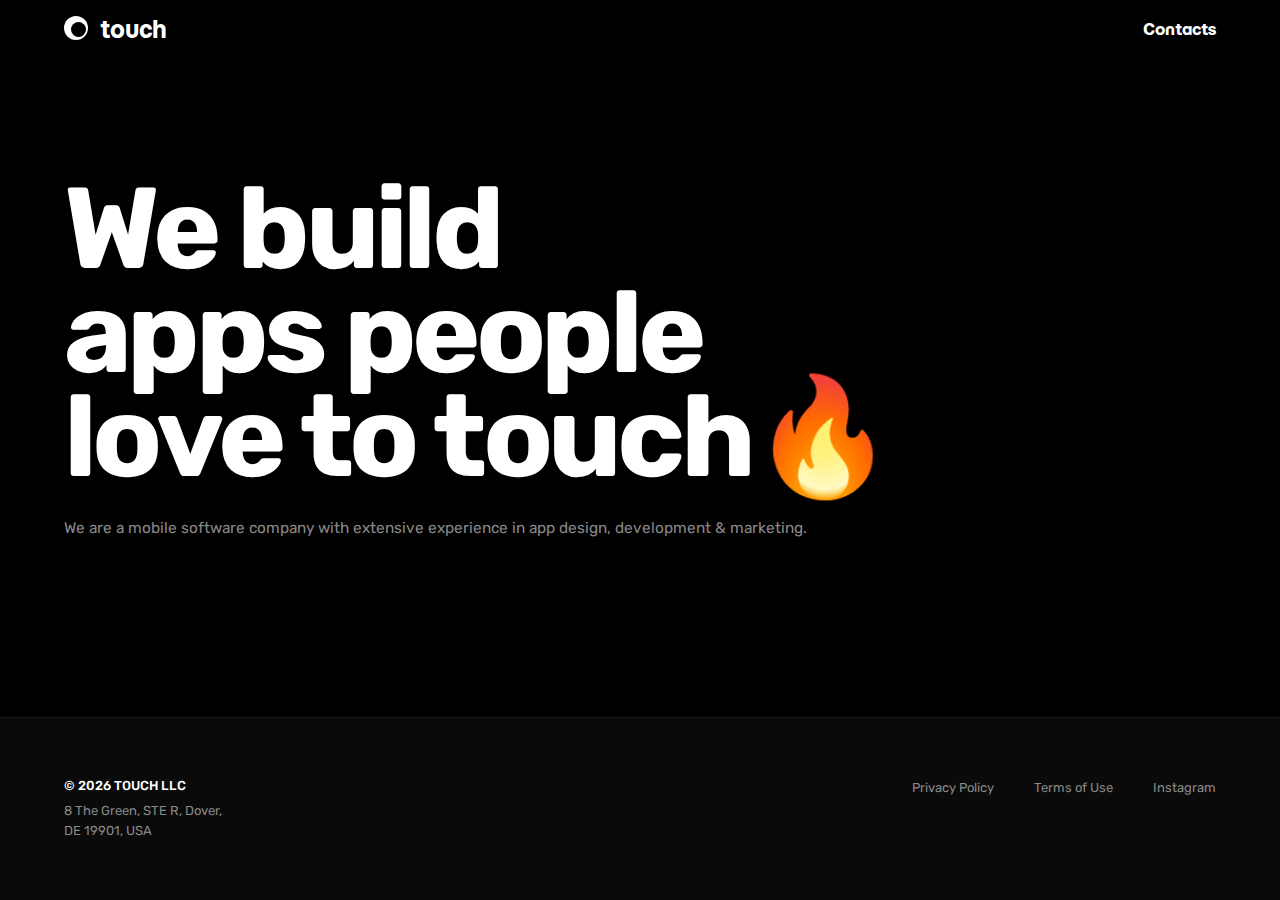
<file: index.html>
<!DOCTYPE html>
<html lang="en">
<head>
    <meta charset="UTF-8">
    <meta name="viewport" content="width=device-width, initial-scale=1.0">
    <title>Touch</title>
    
    <link rel="preconnect" href="https://fonts.googleapis.com">
    <link rel="preconnect" href="https://fonts.gstatic.com" crossorigin>
    <link href="https://fonts.googleapis.com/css2?family=Momo+Trust+Display&family=Rubik:wght@400;500;700&display=block" rel="stylesheet">
    
    <link rel="stylesheet" href="assets/css/style.css">
    <link rel="stylesheet" href="assets/css/home.css">
    <link rel="icon" href="assets/img/favicon.svg" type="image/svg+xml">
</head>
<body class="home-page"> <nav class="navbar">
        <div class="container">
            <a href="index.html" class="brand" style="text-decoration: none; color: inherit;">
                <div class="logo-eye">
                    <div class="pupil"></div>
                </div>
                <span class="logo-text">touch</span>
            </a>
            <a href="contacts.html" class="contacts-link">Contacts</a>
        </div>
    </nav>

    <main class="hero">
        <div class="container">
            <h1>We build<br>apps people<br>love to touch🔥</h1>
            <p class="subtitle">We are a mobile software company with extensive experience in app design, development & marketing.</p>
        </div>
    </main>

    <footer class="footer">
        <div class="container footer-content">
            <div class="footer-left">
                <p class="footer-copy">© 2026 TOUCH LLC</p>
                <p class="footer-address">8 The Green, STE R, Dover,<br>DE 19901, USA</p>
            </div>
            <div class="footer-right">
                <a href="legal/privacy.html">Privacy Policy</a>
                <a href="legal/terms.html">Terms of Use</a>
                <a href="https://www.instagram.com/touchapps.io" target="_blank" rel="noopener noreferrer">Instagram</a>
            </div>
        </div>
    </footer>

</body>
</html>
</file>
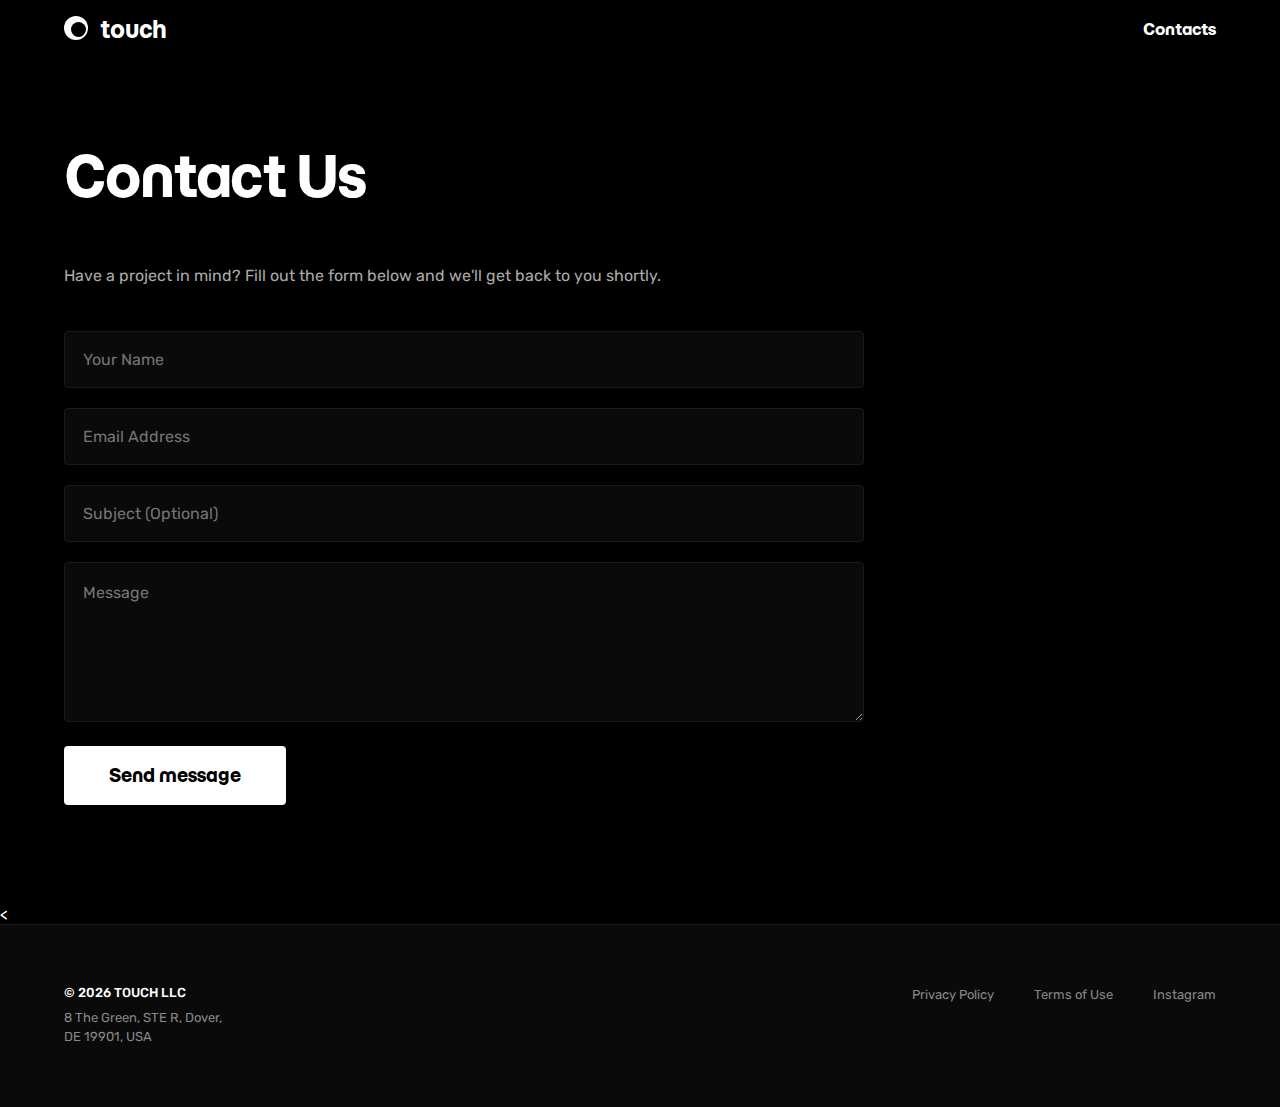
<file: contacts.html>
<!DOCTYPE html>
<html lang="en">
<head>
    <meta charset="UTF-8">
    <meta name="viewport" content="width=device-width, initial-scale=1.0">
    <title>Contact Us — Touch</title>
    
    <link rel="preconnect" href="https://fonts.googleapis.com">
    <link rel="preconnect" href="https://fonts.gstatic.com" crossorigin>
    <link href="https://fonts.googleapis.com/css2?family=Momo+Trust+Display&family=Rubik:wght@400;500;700&display=block" rel="stylesheet">

    <link rel="stylesheet" href="assets/css/style.css">
    <link rel="stylesheet" href="assets/css/legal.css">
    <link rel="icon" href="assets/img/favicon.svg" type="image/svg+xml">
</head>
<body>
    <div class="content-wrapper">
        <nav class="navbar">
            <div class="container">
                <a href="index.html" class="brand">
                    <div class="logo-eye"><div class="pupil"></div></div>
                    <span class="logo-text">touch</span>
                </a>
                <a href="contacts.html" class="contacts-link">Contacts</a>
            </div>
        </nav>

        <main class="legal-content">
            <div class="container">
                <div class="text-block">
                    <h1>Contact Us</h1>
                    <p>Have a project in mind? Fill out the form below and we'll get back to you shortly.</p>
                    
                    <form action="https://formspree.io/f/xpqjrjov" method="POST" class="contact-form">
                        <div class="form-group"><input type="text" name="name" placeholder="Your Name" required></div>
                        <div class="form-group"><input type="email" name="email" placeholder="Email Address" required></div>
                        <div class="form-group"><input type="text" name="subject" placeholder="Subject (Optional)"></div>
                        <div class="form-group"><textarea name="message" rows="5" placeholder="Message" required></textarea></div>
                        <button type="submit" class="submit-btn">Send message</button>
                    </form>
                </div>
            </div>
        </main>
    </div>

    <<footer class="footer">
        <div class="container footer-content">
            <div class="footer-left">
                <p class="footer-copy">© 2026 TOUCH LLC</p>
                <p class="footer-address">8 The Green, STE R, Dover,<br>DE 19901, USA</p>
            </div>
            <div class="footer-right">
                <a href="legal/privacy.html">Privacy Policy</a>
                <a href="legal/terms.html">Terms of Use</a>
                <a href="https://www.instagram.com/touchapps.io" target="_blank" rel="noopener noreferrer">Instagram</a>
            </div>
        </div>
    </footer>
</body>
</html>
</file>
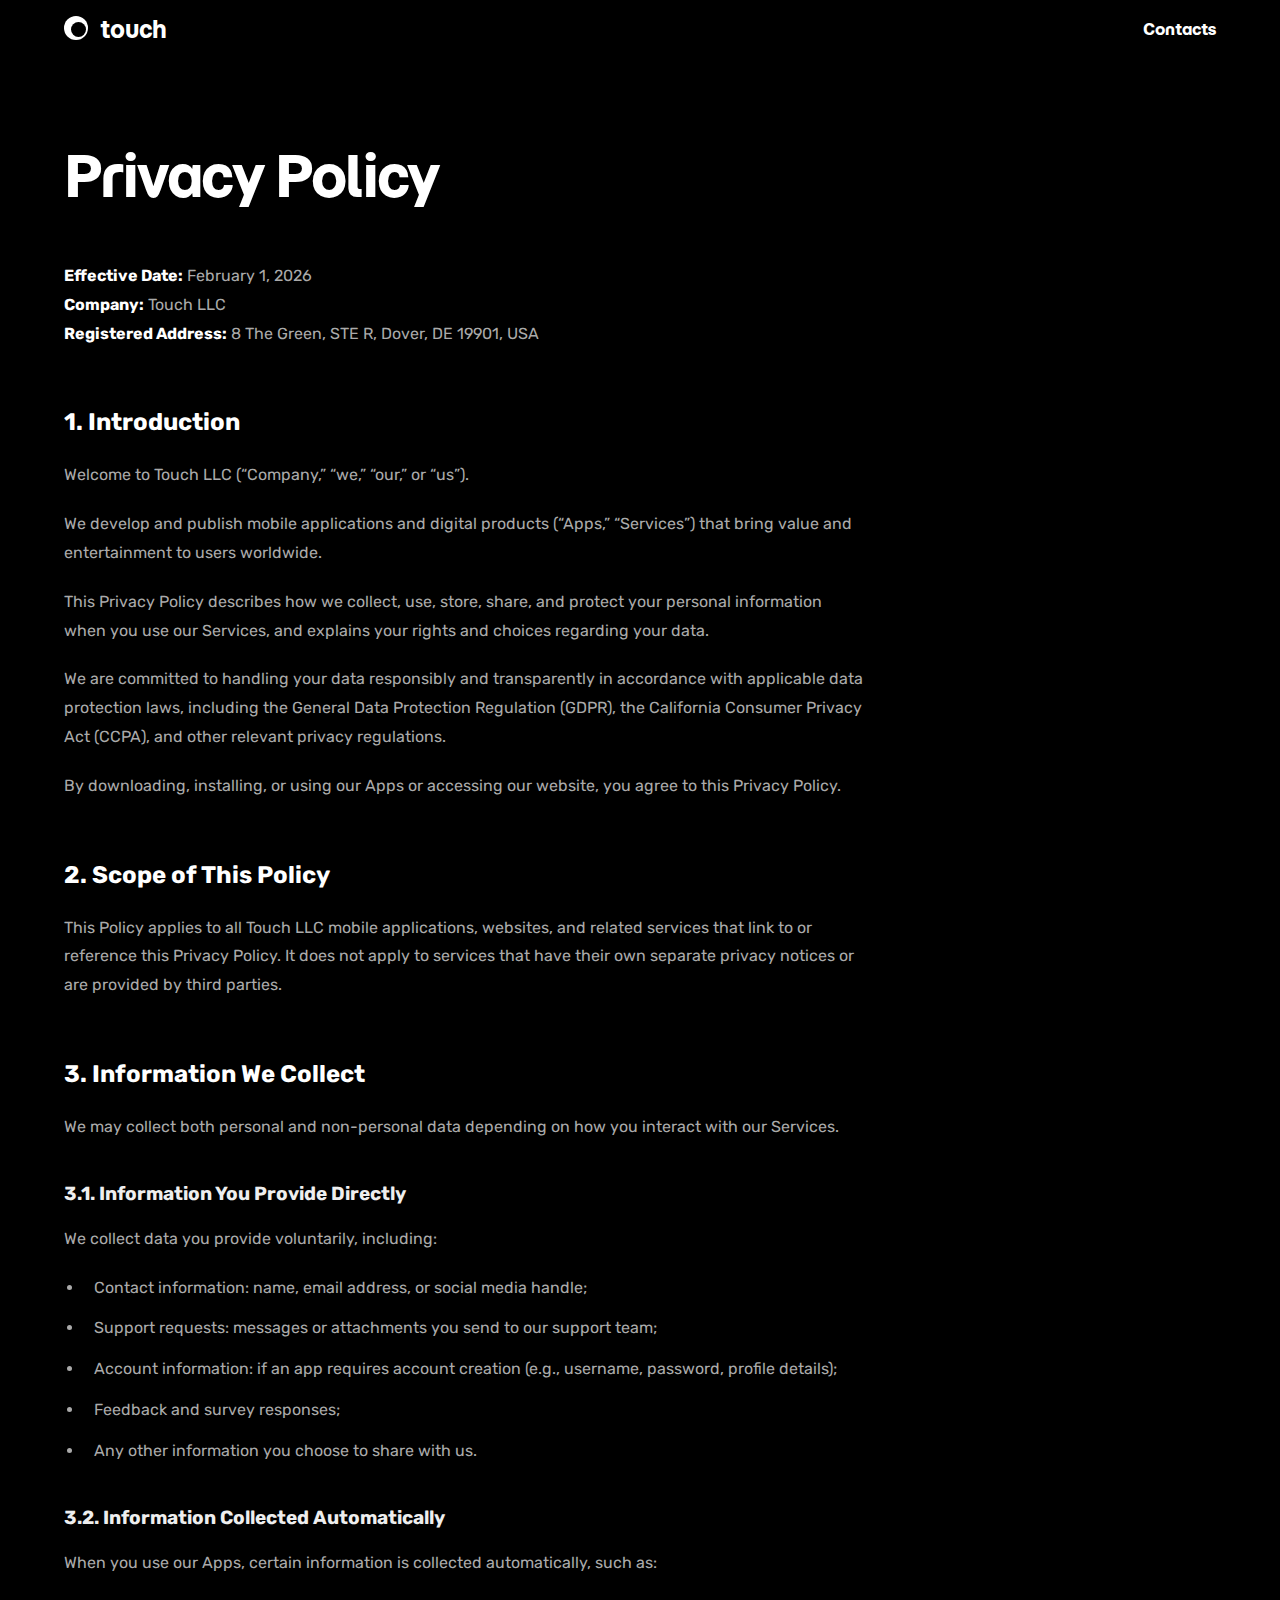
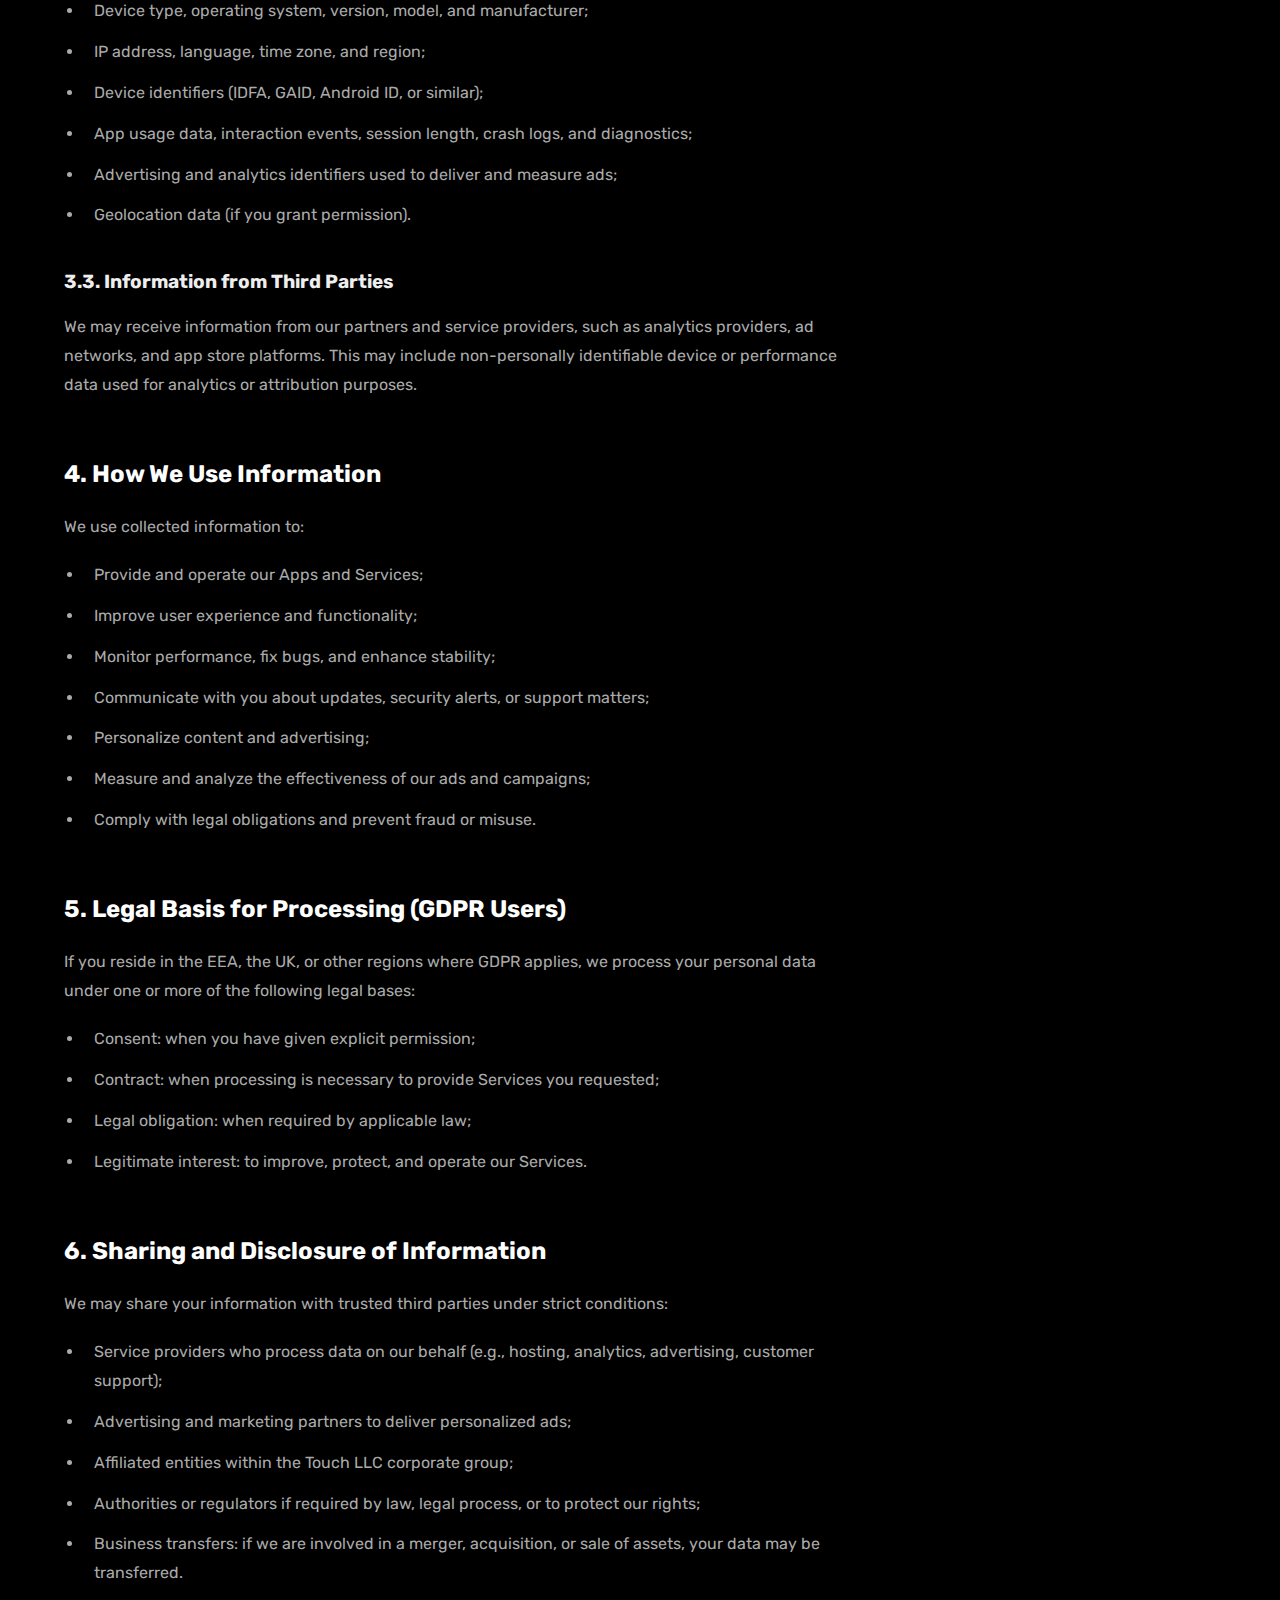
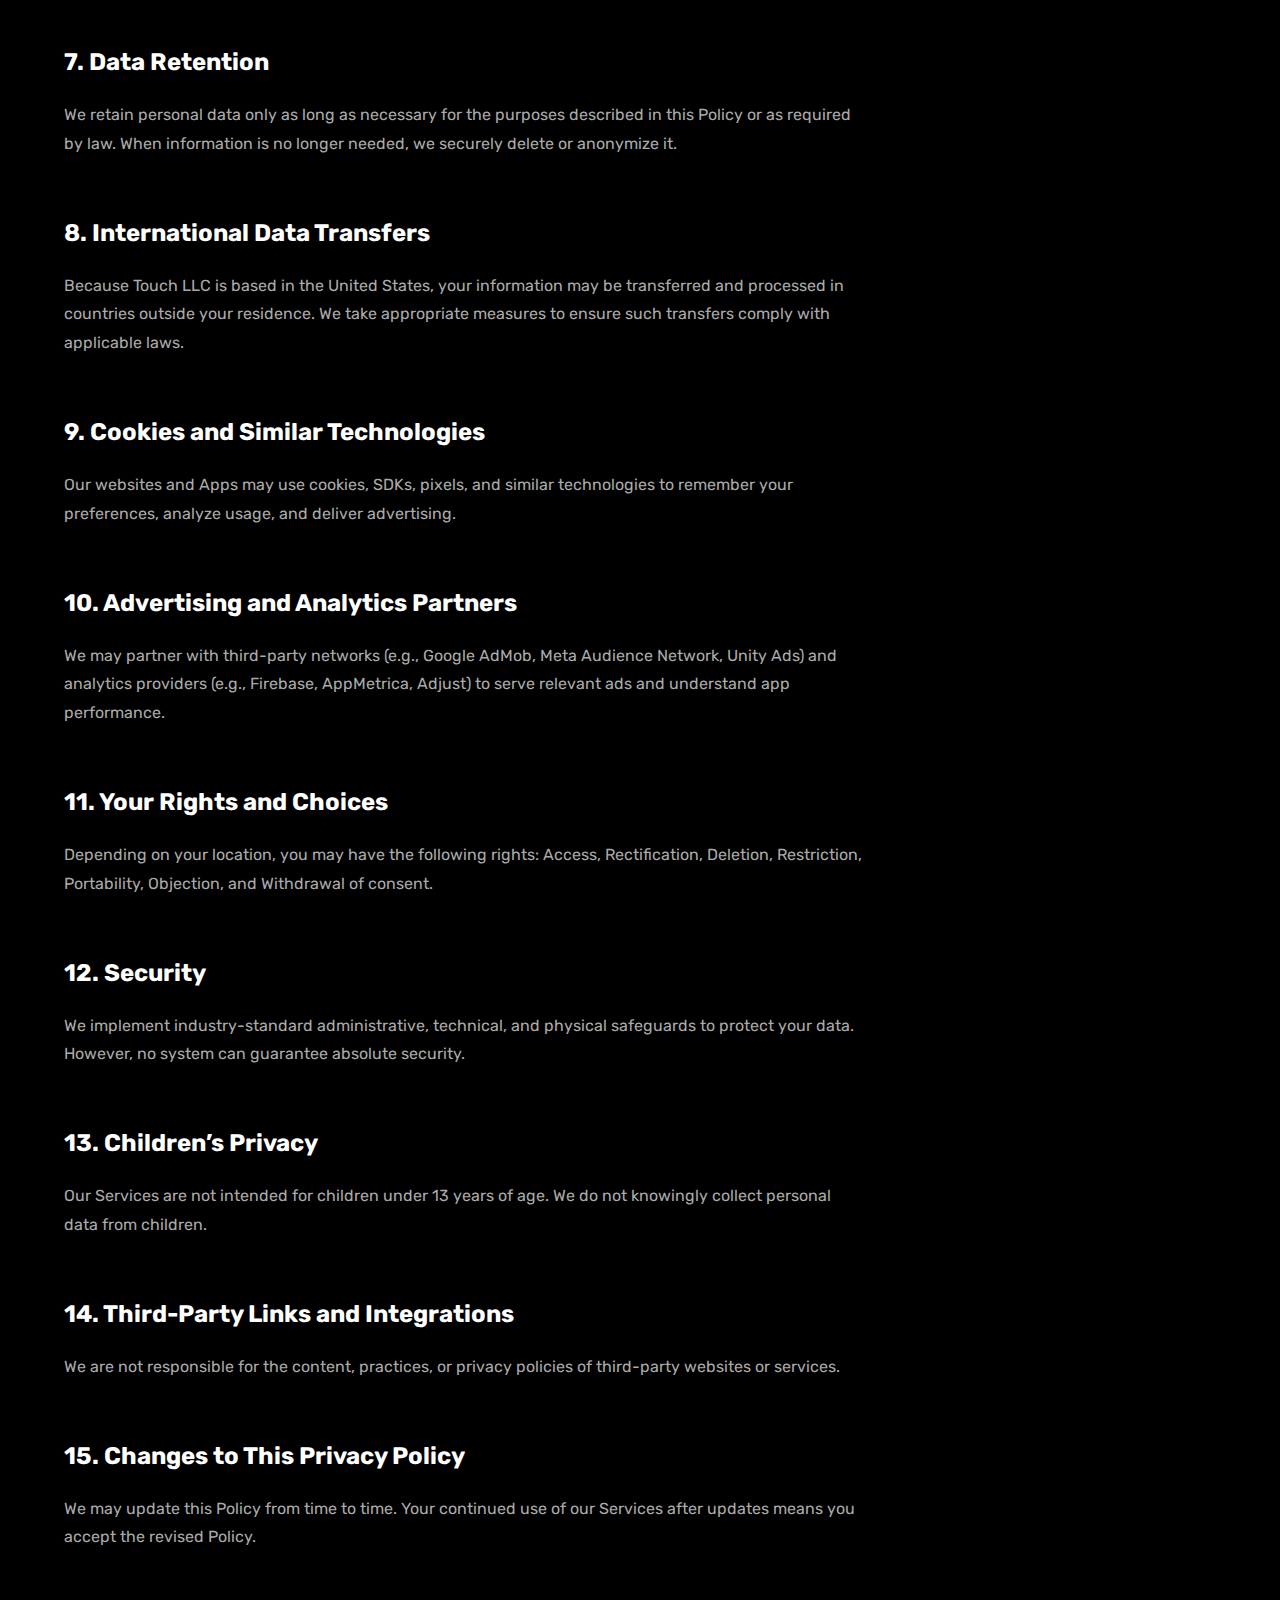
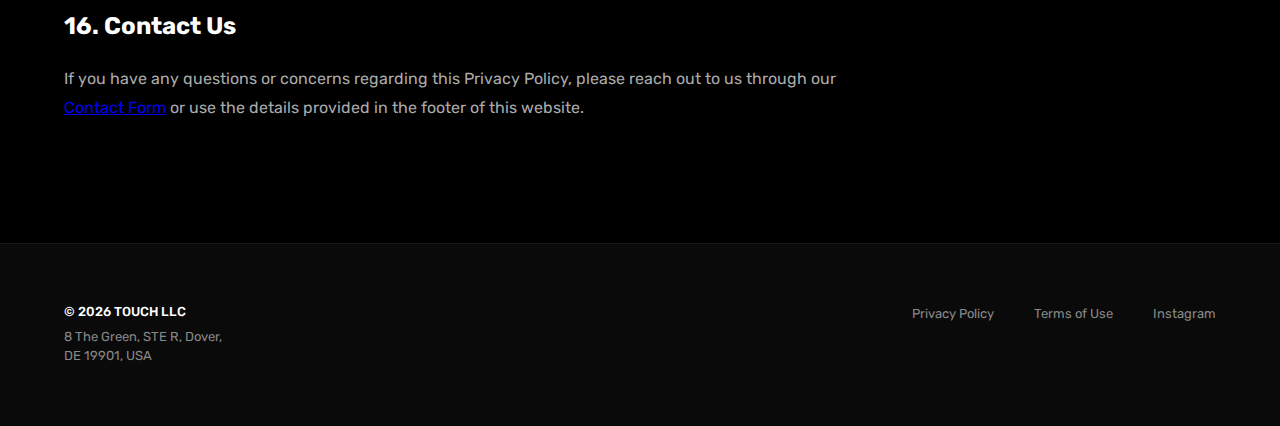
<file: legal/privacy.html>
<!DOCTYPE html>
<html lang="en">
<head>
    <meta charset="UTF-8">
    <meta name="viewport" content="width=device-width, initial-scale=1.0">
    <title>Privacy Policy — Touch</title>
    
    <link rel="preconnect" href="https://fonts.googleapis.com">
    <link rel="preconnect" href="https://fonts.gstatic.com" crossorigin>
    <link href="https://fonts.googleapis.com/css2?family=Momo+Trust+Display&family=Rubik:wght@400;500;700&display=block" rel="stylesheet">

    <link rel="stylesheet" href="../assets/css/style.css">
    <link rel="stylesheet" href="../assets/css/legal.css">
    <link rel="icon" href="../assets/img/favicon.svg" type="image/svg+xml">
</head>
<body>
    <div class="content-wrapper">
        <nav class="navbar">
            <div class="container">
                <a href="../index.html" class="brand">
                    <div class="logo-eye"><div class="pupil"></div></div>
                    <span class="logo-text">touch</span>
                </a>
                <a href="../contacts.html" class="contacts-link">Contacts</a>
            </div>
        </nav>

        <main class="legal-content">
            <div class="container">
                <article class="text-block">
                    <h1>Privacy Policy</h1>
                    <p>
                        <strong>Effective Date:</strong> February 1, 2026<br>
                        <strong>Company:</strong> Touch LLC<br>
                        <strong>Registered Address:</strong> 8 The Green, STE R, Dover, DE 19901, USA
                    </p>

                    <section>
                        <h2>1. Introduction</h2>
                        <p>Welcome to Touch LLC (“Company,” “we,” “our,” or “us”).</p>
                        <p>We develop and publish mobile applications and digital products (“Apps,” “Services”) that bring value and entertainment to users worldwide.</p>
                        <p>This Privacy Policy describes how we collect, use, store, share, and protect your personal information when you use our Services, and explains your rights and choices regarding your data.</p>
                        <p>We are committed to handling your data responsibly and transparently in accordance with applicable data protection laws, including the General Data Protection Regulation (GDPR), the California Consumer Privacy Act (CCPA), and other relevant privacy regulations.</p>
                        <p>By downloading, installing, or using our Apps or accessing our website, you agree to this Privacy Policy.</p>
                    </section>

                    <section>
                        <h2>2. Scope of This Policy</h2>
                        <p>This Policy applies to all Touch LLC mobile applications, websites, and related services that link to or reference this Privacy Policy. It does not apply to services that have their own separate privacy notices or are provided by third parties.</p>
                    </section>

                    <section>
                        <h2>3. Information We Collect</h2>
                        <p>We may collect both personal and non-personal data depending on how you interact with our Services.</p>
                        
                        <h3>3.1. Information You Provide Directly</h3>
                        <p>We collect data you provide voluntarily, including:</p>
                        <ul>
                            <li>Contact information: name, email address, or social media handle;</li>
                            <li>Support requests: messages or attachments you send to our support team;</li>
                            <li>Account information: if an app requires account creation (e.g., username, password, profile details);</li>
                            <li>Feedback and survey responses;</li>
                            <li>Any other information you choose to share with us.</li>
                        </ul>

                        <h3>3.2. Information Collected Automatically</h3>
                        <p>When you use our Apps, certain information is collected automatically, such as:</p>
                        <ul>
                            <li>Device type, operating system, version, model, and manufacturer;</li>
                            <li>IP address, language, time zone, and region;</li>
                            <li>Device identifiers (IDFA, GAID, Android ID, or similar);</li>
                            <li>App usage data, interaction events, session length, crash logs, and diagnostics;</li>
                            <li>Advertising and analytics identifiers used to deliver and measure ads;</li>
                            <li>Geolocation data (if you grant permission).</li>
                        </ul>

                        <h3>3.3. Information from Third Parties</h3>
                        <p>We may receive information from our partners and service providers, such as analytics providers, ad networks, and app store platforms. This may include non-personally identifiable device or performance data used for analytics or attribution purposes.</p>
                    </section>

                    <section>
                        <h2>4. How We Use Information</h2>
                        <p>We use collected information to:</p>
                        <ul>
                            <li>Provide and operate our Apps and Services;</li>
                            <li>Improve user experience and functionality;</li>
                            <li>Monitor performance, fix bugs, and enhance stability;</li>
                            <li>Communicate with you about updates, security alerts, or support matters;</li>
                            <li>Personalize content and advertising;</li>
                            <li>Measure and analyze the effectiveness of our ads and campaigns;</li>
                            <li>Comply with legal obligations and prevent fraud or misuse.</li>
                        </ul>
                    </section>

                    <section>
                        <h2>5. Legal Basis for Processing (GDPR Users)</h2>
                        <p>If you reside in the EEA, the UK, or other regions where GDPR applies, we process your personal data under one or more of the following legal bases:</p>
                        <ul>
                            <li>Consent: when you have given explicit permission;</li>
                            <li>Contract: when processing is necessary to provide Services you requested;</li>
                            <li>Legal obligation: when required by applicable law;</li>
                            <li>Legitimate interest: to improve, protect, and operate our Services.</li>
                        </ul>
                    </section>

                    <section>
                        <h2>6. Sharing and Disclosure of Information</h2>
                        <p>We may share your information with trusted third parties under strict conditions:</p>
                        <ul>
                            <li>Service providers who process data on our behalf (e.g., hosting, analytics, advertising, customer support);</li>
                            <li>Advertising and marketing partners to deliver personalized ads;</li>
                            <li>Affiliated entities within the Touch LLC corporate group;</li>
                            <li>Authorities or regulators if required by law, legal process, or to protect our rights;</li>
                            <li>Business transfers: if we are involved in a merger, acquisition, or sale of assets, your data may be transferred.</li>
                        </ul>
                    </section>

                    <section>
                        <h2>7. Data Retention</h2>
                        <p>We retain personal data only as long as necessary for the purposes described in this Policy or as required by law. When information is no longer needed, we securely delete or anonymize it.</p>
                    </section>

                    <section>
                        <h2>8. International Data Transfers</h2>
                        <p>Because Touch LLC is based in the United States, your information may be transferred and processed in countries outside your residence. We take appropriate measures to ensure such transfers comply with applicable laws.</p>
                    </section>

                    <section>
                        <h2>9. Cookies and Similar Technologies</h2>
                        <p>Our websites and Apps may use cookies, SDKs, pixels, and similar technologies to remember your preferences, analyze usage, and deliver advertising.</p>
                    </section>

                    <section>
                        <h2>10. Advertising and Analytics Partners</h2>
                        <p>We may partner with third-party networks (e.g., Google AdMob, Meta Audience Network, Unity Ads) and analytics providers (e.g., Firebase, AppMetrica, Adjust) to serve relevant ads and understand app performance.</p>
                    </section>

                    <section>
                        <h2>11. Your Rights and Choices</h2>
                        <p>Depending on your location, you may have the following rights: Access, Rectification, Deletion, Restriction, Portability, Objection, and Withdrawal of consent.</p>
                    </section>

                    <section>
                        <h2>12. Security</h2>
                        <p>We implement industry-standard administrative, technical, and physical safeguards to protect your data. However, no system can guarantee absolute security.</p>
                    </section>

                    <section>
                        <h2>13. Children’s Privacy</h2>
                        <p>Our Services are not intended for children under 13 years of age. We do not knowingly collect personal data from children.</p>
                    </section>

                    <section>
                        <h2>14. Third-Party Links and Integrations</h2>
                        <p>We are not responsible for the content, practices, or privacy policies of third-party websites or services.</p>
                    </section>

                    <section>
                        <h2>15. Changes to This Privacy Policy</h2>
                        <p>We may update this Policy from time to time. Your continued use of our Services after updates means you accept the revised Policy.</p>
                    </section>

                    <section>
                        <h2>16. Contact Us</h2>
                        <p>If you have any questions or concerns regarding this Privacy Policy, please reach out to us through our <a href="../contacts.html">Contact Form</a> or use the details provided in the footer of this website.</p>
                    </section>
                </article>
            </div>
        </main>
    </div>

    <footer class="footer">
        <div class="container footer-content">
            <div class="footer-left">
                <p class="footer-copy">© 2026 TOUCH LLC</p>
                <p class="footer-address">8 The Green, STE R, Dover,<br>DE 19901, USA</p>
            </div>
            <div class="footer-right">
                <a href="privacy.html">Privacy Policy</a>
                <a href="terms.html">Terms of Use</a>
                <a href="https://www.instagram.com/touchapps.io" target="_blank" rel="noopener noreferrer">Instagram</a>
            </div>
        </div>
    </footer>
</body>
</html>
</file>
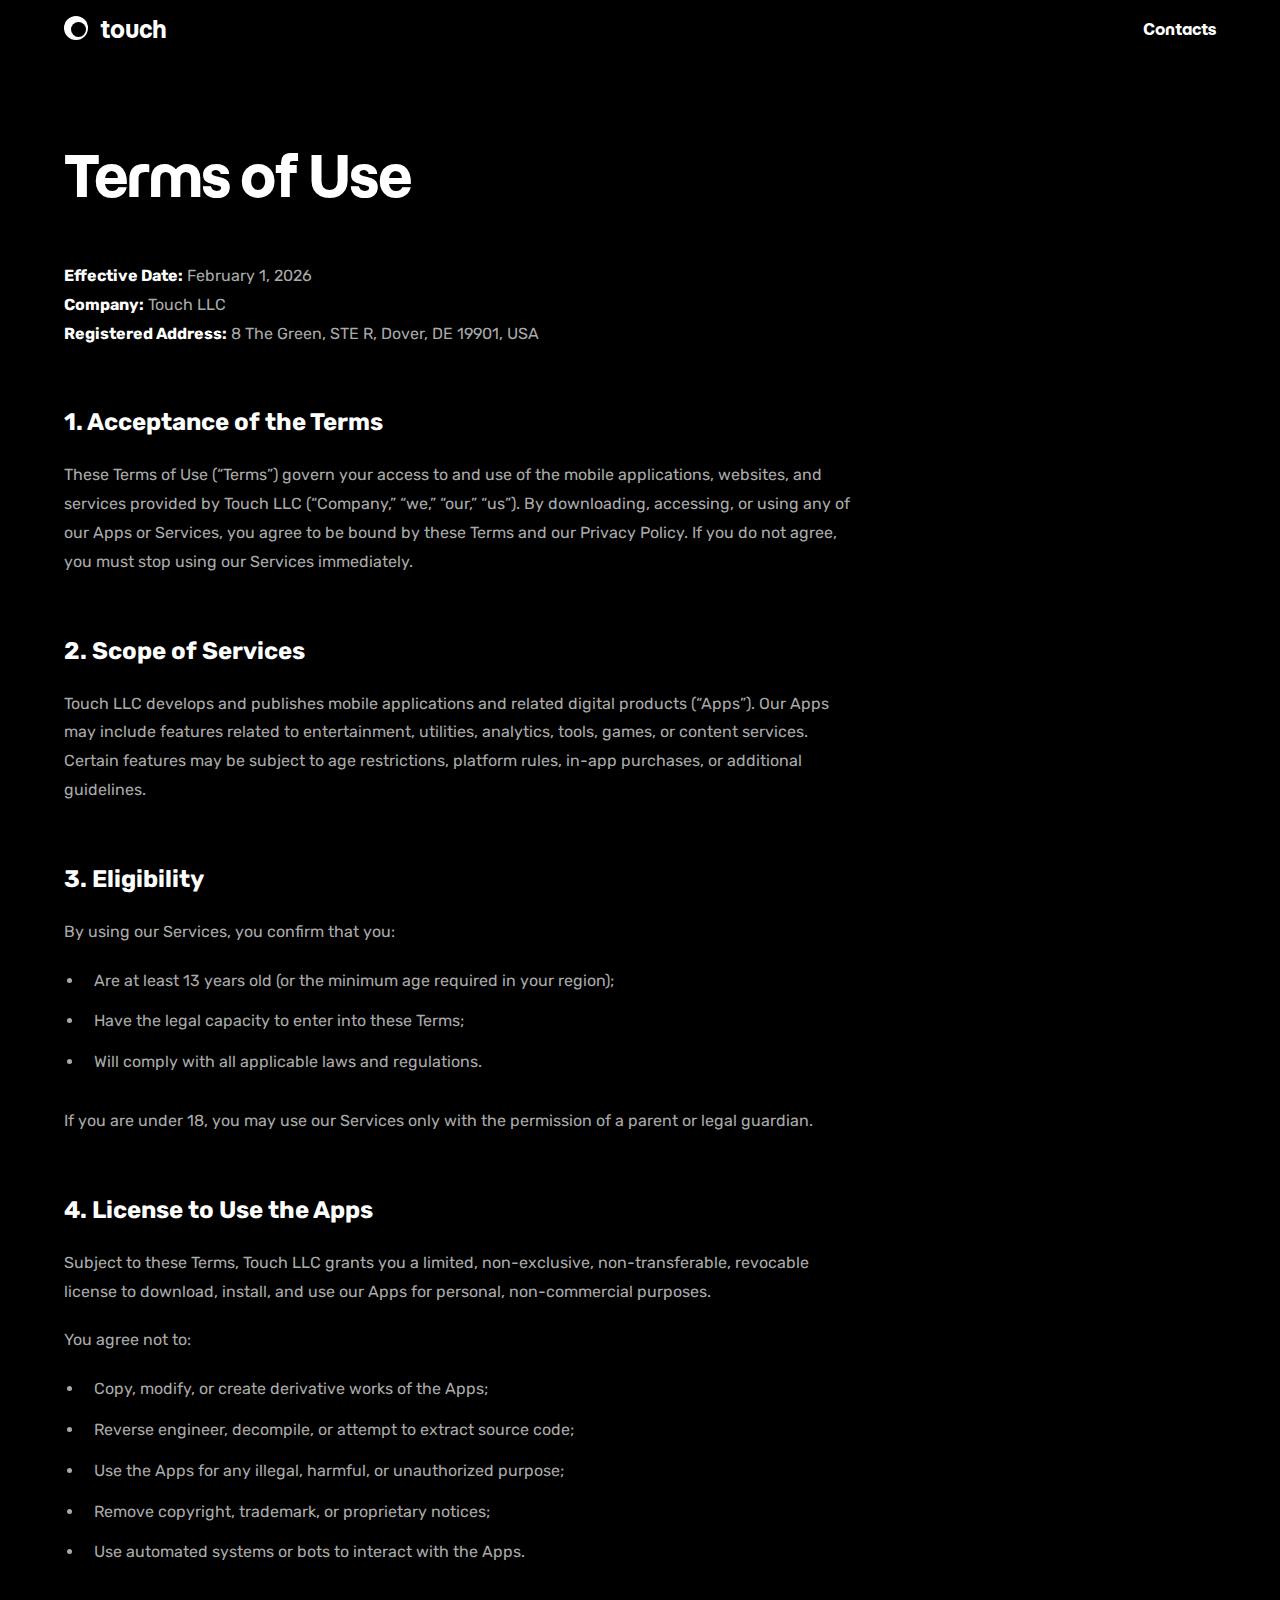
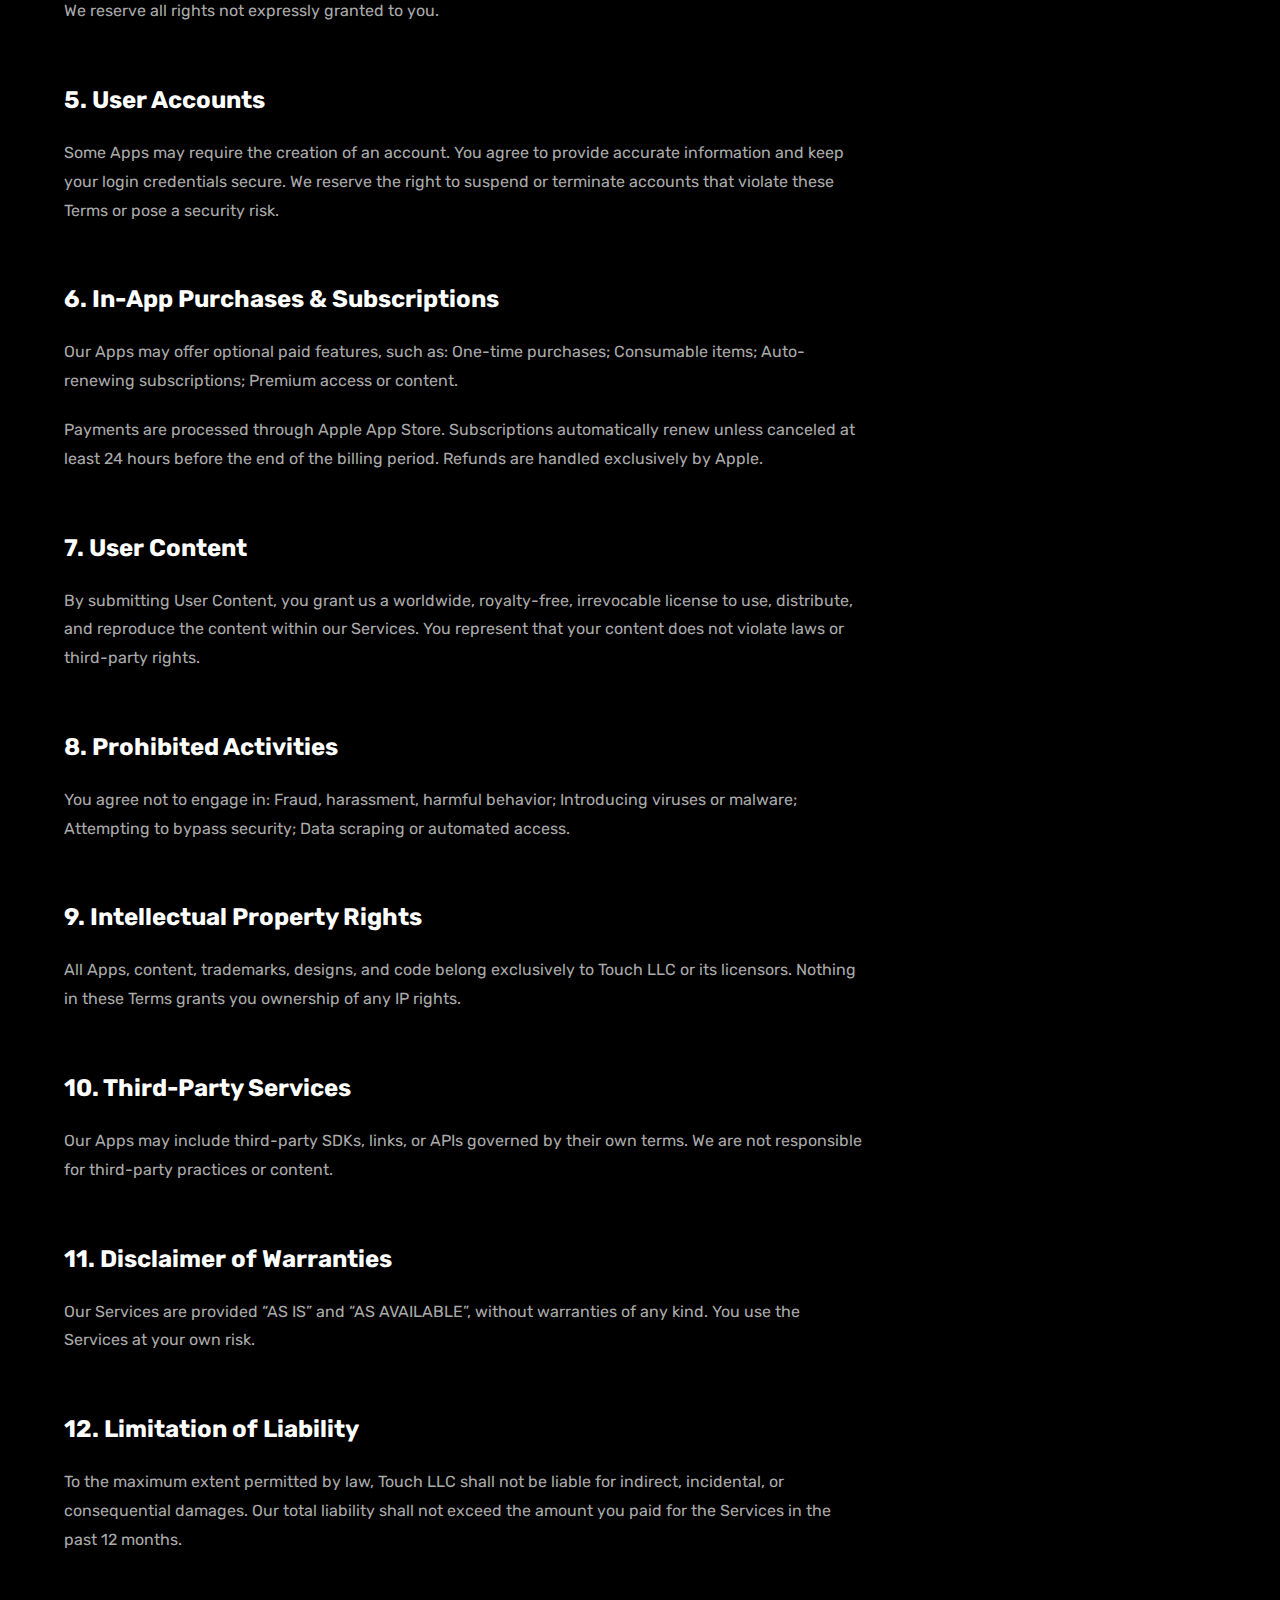
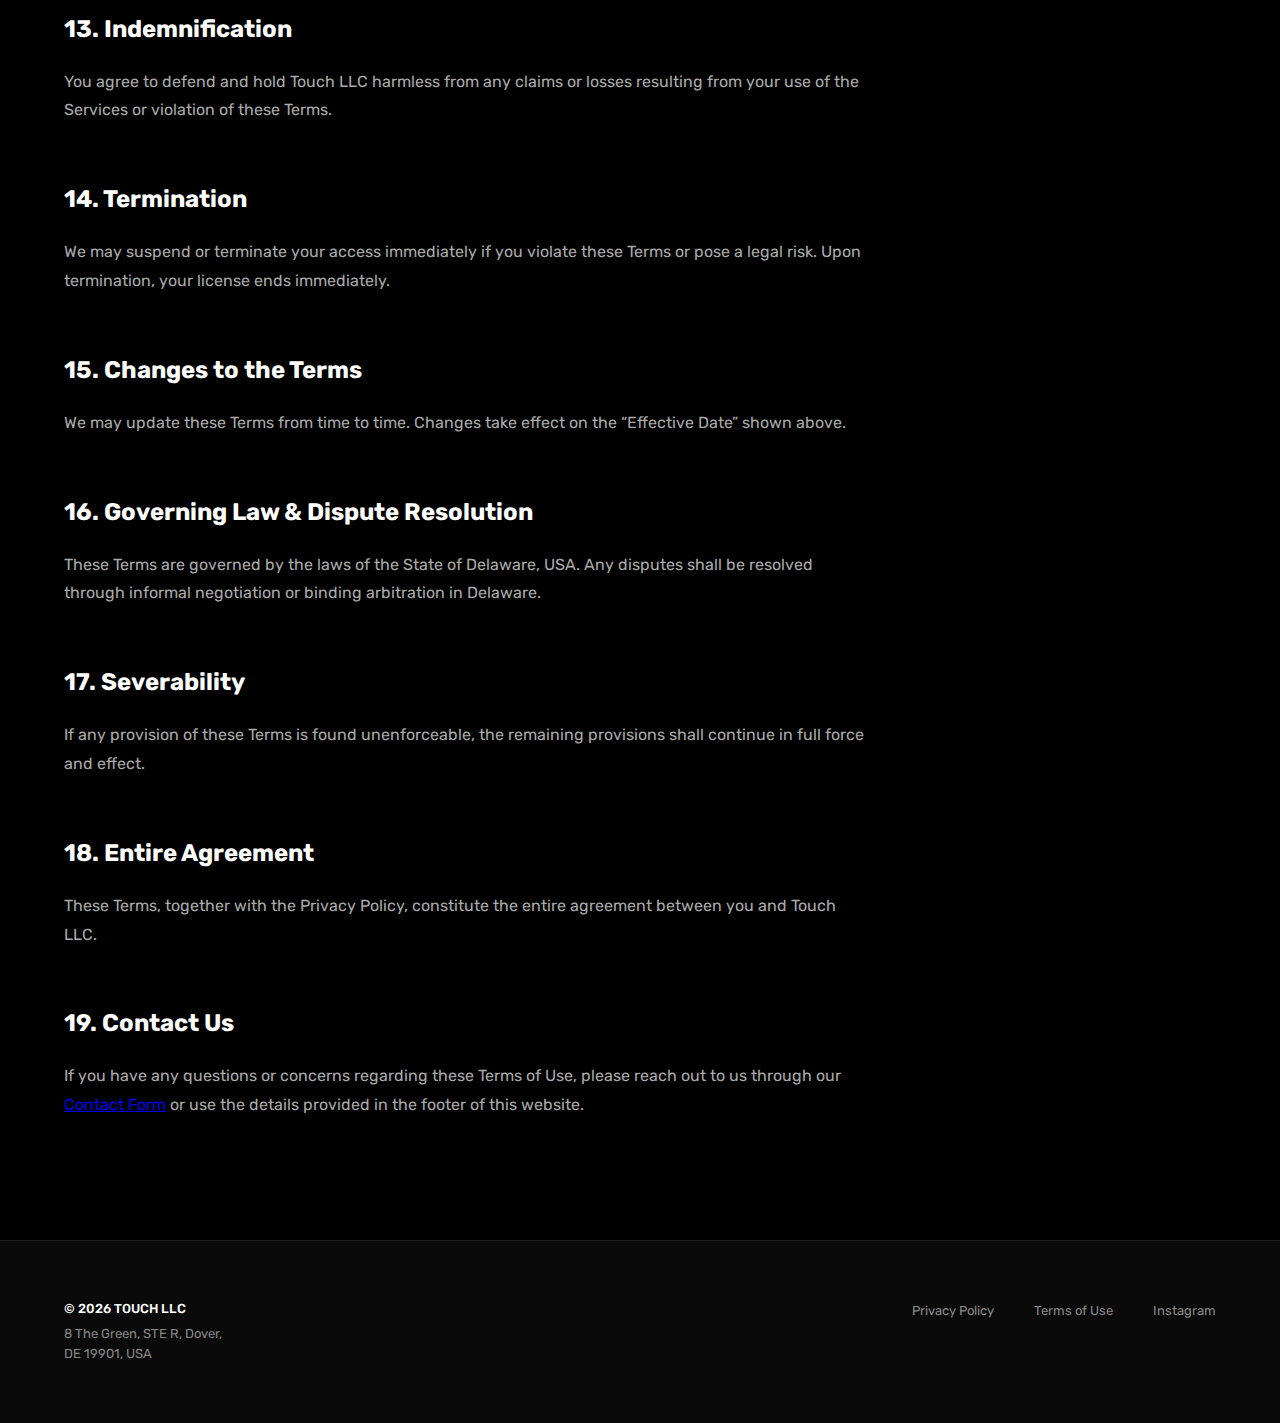
<file: legal/terms.html>
<!DOCTYPE html>
<html lang="en">
<head>
    <meta charset="UTF-8">
    <meta name="viewport" content="width=device-width, initial-scale=1.0">
    <title>Terms of Use — Touch</title>
    
    <link rel="preconnect" href="https://fonts.googleapis.com">
    <link rel="preconnect" href="https://fonts.gstatic.com" crossorigin>
    <link href="https://fonts.googleapis.com/css2?family=Momo+Trust+Display&family=Rubik:wght@400;500;700&display=block" rel="stylesheet">

    <link rel="stylesheet" href="../assets/css/style.css">
    <link rel="stylesheet" href="../assets/css/legal.css">
    <link rel="icon" href="../assets/img/favicon.svg" type="image/svg+xml">
</head>
<body>
    <div class="content-wrapper">
        <nav class="navbar">
            <div class="container">
                <a href="../index.html" class="brand">
                    <div class="logo-eye"><div class="pupil"></div></div>
                    <span class="logo-text">touch</span>
                </a>
                <a href="../contacts.html" class="contacts-link">Contacts</a>
            </div>
        </nav>

        <main class="legal-content">
            <div class="container">
                <article class="text-block">
                    <h1>Terms of Use</h1>
                    <p>
                        <strong>Effective Date:</strong> February 1, 2026<br>
                        <strong>Company:</strong> Touch LLC<br>
                        <strong>Registered Address:</strong> 8 The Green, STE R, Dover, DE 19901, USA
                    </p>

                    <section>
                        <h2>1. Acceptance of the Terms</h2>
                        <p>These Terms of Use (“Terms”) govern your access to and use of the mobile applications, websites, and services provided by Touch LLC (“Company,” “we,” “our,” “us”). By downloading, accessing, or using any of our Apps or Services, you agree to be bound by these Terms and our Privacy Policy. If you do not agree, you must stop using our Services immediately.</p>
                    </section>

                    <section>
                        <h2>2. Scope of Services</h2>
                        <p>Touch LLC develops and publishes mobile applications and related digital products (“Apps”). Our Apps may include features related to entertainment, utilities, analytics, tools, games, or content services. Certain features may be subject to age restrictions, platform rules, in-app purchases, or additional guidelines.</p>
                    </section>

                    <section>
                        <h2>3. Eligibility</h2>
                        <p>By using our Services, you confirm that you:</p>
                        <ul>
                            <li>Are at least 13 years old (or the minimum age required in your region);</li>
                            <li>Have the legal capacity to enter into these Terms;</li>
                            <li>Will comply with all applicable laws and regulations.</li>
                        </ul>
                        <p>If you are under 18, you may use our Services only with the permission of a parent or legal guardian.</p>
                    </section>

                    <section>
                        <h2>4. License to Use the Apps</h2>
                        <p>Subject to these Terms, Touch LLC grants you a limited, non-exclusive, non-transferable, revocable license to download, install, and use our Apps for personal, non-commercial purposes.</p>
                        <p>You agree not to:</p>
                        <ul>
                            <li>Copy, modify, or create derivative works of the Apps;</li>
                            <li>Reverse engineer, decompile, or attempt to extract source code;</li>
                            <li>Use the Apps for any illegal, harmful, or unauthorized purpose;</li>
                            <li>Remove copyright, trademark, or proprietary notices;</li>
                            <li>Use automated systems or bots to interact with the Apps.</li>
                        </ul>
                        <p>We reserve all rights not expressly granted to you.</p>
                    </section>

                    <section>
                        <h2>5. User Accounts</h2>
                        <p>Some Apps may require the creation of an account. You agree to provide accurate information and keep your login credentials secure. We reserve the right to suspend or terminate accounts that violate these Terms or pose a security risk.</p>
                    </section>

                    <section>
                        <h2>6. In-App Purchases & Subscriptions</h2>
                        <p>Our Apps may offer optional paid features, such as: One-time purchases; Consumable items; Auto-renewing subscriptions; Premium access or content.</p>
                        <p>Payments are processed through Apple App Store. Subscriptions automatically renew unless canceled at least 24 hours before the end of the billing period. Refunds are handled exclusively by Apple.</p>
                    </section>

                    <section>
                        <h2>7. User Content</h2>
                        <p>By submitting User Content, you grant us a worldwide, royalty-free, irrevocable license to use, distribute, and reproduce the content within our Services. You represent that your content does not violate laws or third-party rights.</p>
                    </section>

                    <section>
                        <h2>8. Prohibited Activities</h2>
                        <p>You agree not to engage in: Fraud, harassment, harmful behavior; Introducing viruses or malware; Attempting to bypass security; Data scraping or automated access.</p>
                    </section>

                    <section>
                        <h2>9. Intellectual Property Rights</h2>
                        <p>All Apps, content, trademarks, designs, and code belong exclusively to Touch LLC or its licensors. Nothing in these Terms grants you ownership of any IP rights.</p>
                    </section>

                    <section>
                        <h2>10. Third-Party Services</h2>
                        <p>Our Apps may include third-party SDKs, links, or APIs governed by their own terms. We are not responsible for third-party practices or content.</p>
                    </section>

                    <section>
                        <h2>11. Disclaimer of Warranties</h2>
                        <p>Our Services are provided “AS IS” and “AS AVAILABLE”, without warranties of any kind. You use the Services at your own risk.</p>
                    </section>

                    <section>
                        <h2>12. Limitation of Liability</h2>
                        <p>To the maximum extent permitted by law, Touch LLC shall not be liable for indirect, incidental, or consequential damages. Our total liability shall not exceed the amount you paid for the Services in the past 12 months.</p>
                    </section>

                    <section>
                        <h2>13. Indemnification</h2>
                        <p>You agree to defend and hold Touch LLC harmless from any claims or losses resulting from your use of the Services or violation of these Terms.</p>
                    </section>

                    <section>
                        <h2>14. Termination</h2>
                        <p>We may suspend or terminate your access immediately if you violate these Terms or pose a legal risk. Upon termination, your license ends immediately.</p>
                    </section>

                    <section>
                        <h2>15. Changes to the Terms</h2>
                        <p>We may update these Terms from time to time. Changes take effect on the “Effective Date” shown above.</p>
                    </section>

                    <section>
                        <h2>16. Governing Law & Dispute Resolution</h2>
                        <p>These Terms are governed by the laws of the State of Delaware, USA. Any disputes shall be resolved through informal negotiation or binding arbitration in Delaware.</p>
                    </section>

                    <section>
                        <h2>17. Severability</h2>
                        <p>If any provision of these Terms is found unenforceable, the remaining provisions shall continue in full force and effect.</p>
                    </section>

                    <section>
                        <h2>18. Entire Agreement</h2>
                        <p>These Terms, together with the Privacy Policy, constitute the entire agreement between you and Touch LLC.</p>
                    </section>

                    <section>
                        <h2>19. Contact Us</h2>
                        <p>If you have any questions or concerns regarding these Terms of Use, please reach out to us through our <a href="../contacts.html">Contact Form</a> or use the details provided in the footer of this website.</p>
                    </section>
                </article>
            </div>
        </main>
    </div>

    <footer class="footer">
        <div class="container footer-content">
            <div class="footer-left">
                <p class="footer-copy">© 2026 TOUCH LLC</p>
                <p class="footer-address">8 The Green, STE R, Dover,<br>DE 19901, USA</p>
            </div>
            <div class="footer-right">
                <a href="privacy.html">Privacy Policy</a>
                <a href="terms.html">Terms of Use</a>
                <a href="https://www.instagram.com/touchapps.io" target="_blank" rel="noopener noreferrer">Instagram</a>
            </div>
        </div>
    </footer>
</body>
</html>
</file>
<file: assets/css/style.css>
* {
    margin: 0;
    padding: 0;
    box-sizing: border-box;
}

body {
    background-color: #000;
    color: #fff;
    font-family: 'Rubik', -apple-system, BlinkMacSystemFont, "Segoe UI", Roboto, sans-serif;
    -webkit-font-smoothing: antialiased;
    display: flex;
    flex-direction: column;
    min-height: 100vh;
}

.content-wrapper {
    flex: 1 0 auto;
}

.container {
    width: 90%;
    max-width: 1400px;
    margin: 0 auto;
    display: flex;
    justify-content: space-between;
    align-items: center;
}

.navbar {
    height: 56px;
    width: 100%;
    position: fixed;
    top: 0;
    background-color: #000;
    z-index: 1000;
    display: flex;
    align-items: center;
}

.brand { display: flex; align-items: center; gap: 12px; text-decoration: none; color: inherit; }
.logo-eye { width: 24px; height: 24px; background: #fff; border-radius: 50%; position: relative; }
.pupil { width: 15px; height: 15px; background: #000; border-radius: 50%; position: absolute; bottom: 3px; right: 2.5px; }

.logo-text { 
    font-family: 'Momo Trust Display', sans-serif; 
    font-size: 23px; 
    text-transform: lowercase; 
    position: relative; 
    top: 1px; 
}

.contacts-link {
    font-family: 'Momo Trust Display', sans-serif;
    color: #fff;
    text-decoration: none;
    font-size: 16px;
    transition: opacity 0.2s;
    position: relative;
    top: 1px;
}

.contacts-link:hover { 
    opacity: 0.7; 
}

.footer {
    flex-shrink: 0;
    padding: 60px 0;
    background-color: #0a0a0a;
    border-top: 1px solid #1a1a1a;
    font-family: 'Rubik', sans-serif;
}

.footer-content { display: flex; justify-content: space-between; align-items: flex-start; }
.footer-left { display: flex; flex-direction: column; gap: 8px; }
.footer-copy { color: #FFFFFF; font-size: 13px; font-weight: 500; }
.footer-address { color: #888888; font-size: 13px; line-height: 1.5; }
.footer-right { display: flex; gap: 40px; padding-top: 2px; }
.footer-right a { color: #888888; text-decoration: none; font-size: 13px; transition: color 0.2s; }
.footer-right a:hover { color: #FFFFFF; }

@media (max-width: 768px) {
    .footer-content { flex-direction: column; gap: 40px; }
    .footer-right { flex-direction: column; gap: 12px; padding-top: 0; }
}
</file>
<file: assets/css/home.css>
body {
    height: 100vh;
    display: flex;
    flex-direction: column;
    overflow: hidden; 
}

.hero {
    flex-grow: 1;
    display: flex;
    flex-direction: column;
    justify-content: center;
}

.hero .container { display: block; }

h1 {
    font-size: clamp(44px, 9vw, 140px); 
    font-weight: 700;
    line-height: 0.9;
    letter-spacing: -0.04em;
    margin-bottom: 30px;
}

.subtitle {
    font-size: clamp(15px, 1.2vw, 19px); 
    color: #888;
    line-height: 1.4;
}

@media (max-width: 768px) {
    body { height: auto; overflow-y: auto; }
    .hero { padding: 120px 0 60px; min-height: 60vh; }
    h1 { font-size: 44px; letter-spacing: -1.5px; }
}
</file>
<file: assets/css/legal.css>
.legal-content {
    padding: 140px 0 100px;
}

.text-block {
    max-width: 800px;
    width: 100%;
}

.text-block p strong {
    color: #fff;
    font-weight: 700;
    display: inline-block;
}

.text-block h1 {
    font-family: 'Momo Trust Display', sans-serif;
    font-size: clamp(36px, 6vw, 56px);
    font-weight: 400;
    margin-bottom: 50px;
    letter-spacing: -0.02em;
}

.text-block h2 {
    font-size: 24px;
    margin-top: 60px;
    margin-bottom: 25px;
    color: #fff;
}

.text-block h3 {
    font-size: 19px;
    margin-top: 40px; 
    margin-bottom: 20px;
    color: #eee;
}

.text-block p {
    font-family: 'Rubik', sans-serif;
    color: #aaa;
    font-size: 16px;
    line-height: 1.8;
    margin-bottom: 20px;
}

.text-block ul {
    margin-left: 20px;
    margin-bottom: 30px; 
    list-style-type: disc;
}

.text-block li {
    font-family: 'Rubik', sans-serif;
    color: #aaa;
    font-size: 16px;
    line-height: 1.8;
    margin-bottom: 12px;
    padding-left: 10px;
}

.contact-form {
    margin-top: 40px;
    display: flex;
    flex-direction: column;
    gap: 20px;
}

.form-group input, 
.form-group textarea {
    width: 100%;
    padding: 18px;
    background: #0a0a0a;
    border: 1px solid #1a1a1a;
    border-radius: 4px;
    color: #fff;
    font-family: 'Rubik', sans-serif;
    font-size: 16px;
    outline: none;
    transition: border-color 0.2s;
}

.form-group textarea {
    min-height: 160px;
    resize: vertical;
    line-height: 1.5;
}

.form-group input:focus, 
.form-group textarea:focus {
    border-color: #444;
}

.submit-btn {
    background: #fff;
    color: #000;
    padding: 18px 45px;
    border: none;
    border-radius: 4px;
    font-family: 'Momo Trust Display', sans-serif;
    font-size: 18px;
    cursor: pointer;
    align-self: flex-start;
    transition: opacity 0.2s;
}

.submit-btn:hover {
    opacity: 0.9;
}
</file>
